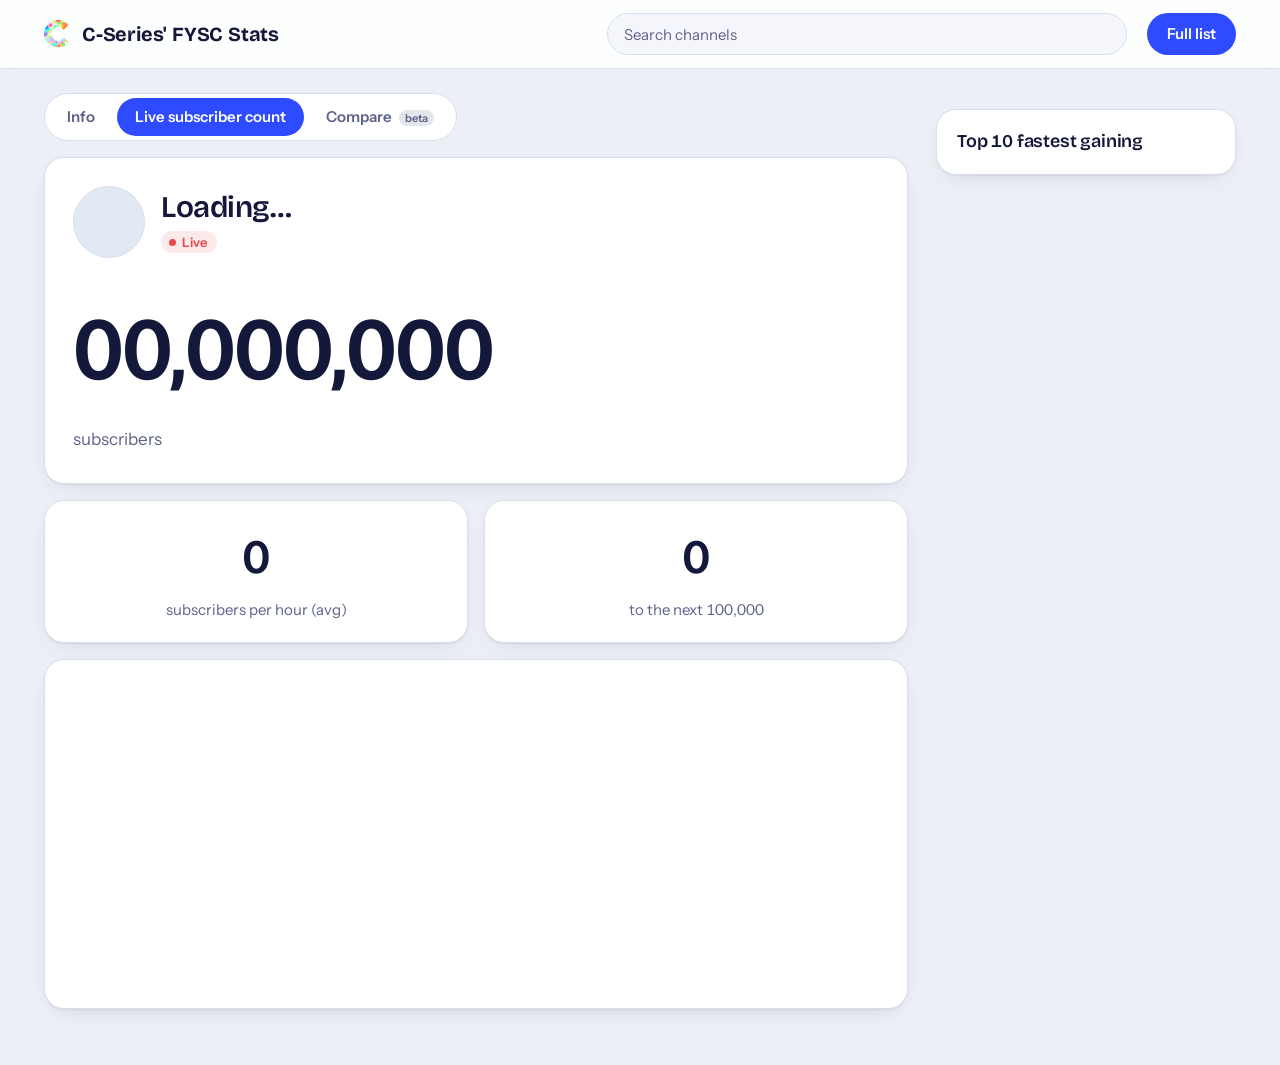
<file: index.html>
<!DOCTYPE html>
<html lang="en">
<head>
    <meta charset="UTF-8">
    <meta name="viewport" content="width=device-width, initial-scale=1.0">
    <meta name="color-scheme" content="light dark">
    <title>C-Series RFYSC</title>
    <link rel="preconnect" href="https://fonts.googleapis.com">
    <link rel="preconnect" href="https://fonts.gstatic.com" crossorigin>
    <link href="https://fonts.googleapis.com/css2?family=Bricolage+Grotesque:opsz,wght@12..96,400..800&family=Instrument+Sans:wght@400..700&display=swap" rel="stylesheet">

    <link rel="stylesheet" href="./odometer.css">
    <link rel="stylesheet" href="./style.css">

    <link rel="icon" type="image/png" href="./favicon.png">
</head>
<body>
    <header class="top">
        <div class="top-inner">
            <a class="brand" href="./">
                <img src="./favicon.png" alt="" width="28" height="28">
                <span>C-Series' FYSC Stats</span>
            </a>
            <div class="search-wrap">
                <input class="search-bar" type="search" placeholder="Search channels" aria-label="Search channels" autocomplete="off">
                <div class="search-results" style="display: none;"></div>
            </div>
            <button class="ui-btn button_fullList" type="button">Full list</button>
        </div>
    </header>

    <div class="layout">
        <main class="main">
            <nav class="tab-top" role="tablist" aria-label="Views">
                <button class="info tab" type="button" role="tab" aria-selected="false">Info</button>
                <button class="livecount tab selected" type="button" role="tab" aria-selected="true"><span class="long">Live subscriber count</span><span class="short">Live count</span></button>
                <button class="compare tab" type="button" role="tab" aria-selected="false">Compare <span class="beta">beta</span></button>
            </nav>

            <div class="subcount">
                <section class="card hero">
                    <div class="hero-id">
                        <img src="[data-uri]" class="alt-pfp" alt="">
                        <div class="hero-name">
                            <span class="channelName">Loading…</span>
                            <span class="live-pill"><i aria-hidden="true"></i>Live</span>
                        </div>
                    </div>
                    <div class="hero-count">
                        <span id="subscriberCount" class="subscriberCount">00,000,000</span>
                        <span class="tts">subscribers</span>
                    </div>
                </section>

                <div class="grid-divider">
                    <section class="card stat rate-per-min-card">
                        <span class="ratePerMinute">0</span>
                        <span class="tts">subscribers per hour (avg)</span>
                    </section>

                    <section class="card stat goal-card">
                        <span class="goalCount">0</span>
                        <span class="tts">to the next 100,000</span>
                    </section>
                </div>

                <section class="card chart-card">
                    <div id="subChart"></div>
                </section>
            </div>

            <div class="infocontent">
                <section class="card info-card">
                    <h2 class="mtx">Channel description</h2>
                    <p class="mtxDesc">Can't load description</p>
                </section>
            </div>

            <div class="cmpr">
                <div class="grid-divider">
                    <section class="card pick">
                        <label for="search_ch1">Channel 1</label>
                        <input type="text" id="search_ch1" class="compare_search" placeholder="Search a channel" autocomplete="off">
                    </section>

                    <section class="card pick">
                        <label for="search_ch2">Channel 2</label>
                        <input type="text" id="search_ch2" class="compare_search" placeholder="Search a channel" autocomplete="off">
                    </section>
                </div>

                <div class="grid-divider versus-row">
                    <section class="card versus">
                        <img src="[data-uri]" class="compare-pfp cpf1" alt="">
                        <span class="compare_channelName chNm1">Loading…</span>
                        <span class="compare_subscriberCount chNm1">00,000,000</span>
                        <span class="tts">subscribers</span>
                    </section>

                    <section class="card versus">
                        <img src="[data-uri]" class="compare-pfp cpf2" alt="">
                        <span class="compare_channelName chNm2">Loading…</span>
                        <span class="compare_subscriberCount chNm2">00,000,000</span>
                        <span class="tts">subscribers</span>
                    </section>
                </div>

                <div class="grid-divider">
                    <section class="card stat">
                        <span class="compare_ratePerMinute rpm1">0</span>
                        <span class="tts">subscribers per hour (avg)</span>
                    </section>
                    <section class="card stat">
                        <span class="compare_ratePerMinute rpm2">0</span>
                        <span class="tts">subscribers per hour (avg)</span>
                    </section>
                </div>

                <section class="card stat gap-card">
                    <span class="compare_ratePerMinute gap">0</span>
                    <span class="tts">subscriber gap</span>
                </section>
            </div>
        </main>

        <aside class="side-bar" aria-label="Fastest gaining channels">
            <div class="fast-area">
                <h2 class="mtl">Top 10 fastest gaining</h2>
                <div class="fast_ch_inner"></div>
            </div>
        </aside>
    </div>

    <script src="./odometer.js"></script>
    <script src="./jquery.min.js"></script>
    <script src="https://code.highcharts.com/highcharts.js"></script>
    <script src="./index.js"></script>
</body>
</html>
</file>
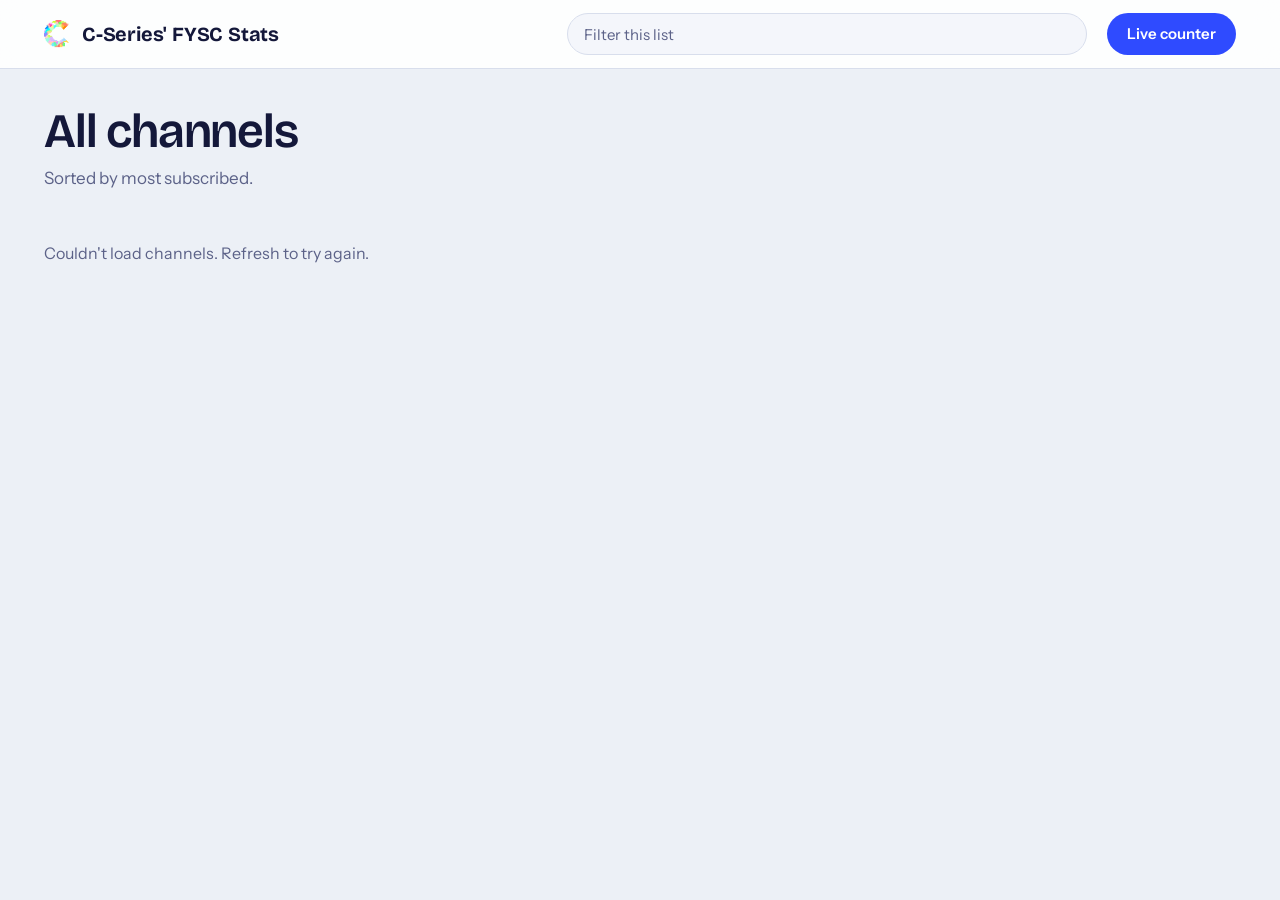
<file: channels/index.html>
<!DOCTYPE html>
<html lang="en">
<head>
    <meta charset="UTF-8">
    <meta name="viewport" content="width=device-width, initial-scale=1.0">
    <meta name="color-scheme" content="light dark">
    <title>Full list · C-Series RFYSC</title>

    <link rel="preconnect" href="https://fonts.googleapis.com">
    <link rel="preconnect" href="https://fonts.gstatic.com" crossorigin>
    <link href="https://fonts.googleapis.com/css2?family=Bricolage+Grotesque:opsz,wght@12..96,400..800&family=Instrument+Sans:wght@400..700&display=swap" rel="stylesheet">
    <link rel="stylesheet" href="../style.css">
    <link rel="stylesheet" href="./list.css">
    <link rel="icon" type="image/png" href="../favicon.png">
</head>
<body>
    <header class="top">
        <div class="top-inner">
            <a class="brand" href="../">
                <img src="../favicon.png" alt="" width="28" height="28">
                <span>C-Series' FYSC Stats</span>
            </a>
            <div class="search-wrap">
                <input class="search-bar list-filter" type="search" placeholder="Filter this list" aria-label="Filter channels" autocomplete="off">
            </div>
            <a class="ui-btn back-link" href="../">Live counter</a>
        </div>
    </header>

    <main class="list-page">
        <div class="list-head">
            <h1>All channels</h1>
            <p>Sorted by most subscribed. <span class="list-count"></span></p>
        </div>

        <div class="list">
            <p class="list-status">Loading channels…</p>
        </div>
    </main>

    <script src="../jquery.min.js"></script>
    <script src="./index.js"></script>
</body>
</html>
</file>
<file: odometer.css>
@keyframes odo-up {
  0% {
    color: inherit;
  } 50% {
    color: rgb(49, 192, 49);
  } 100% {
    color: inherit;
  }
}

@keyframes odo-down {
  0% {
    color: inherit;
  } 50% {
    color: rgb(192, 49, 49);
  } 100% {
    color: inherit;
  }
}

.odometer.odometer-auto-theme, .odometer.odometer-theme-minimal {
    display: inline-block;
    vertical-align: middle;
    *vertical-align: auto;
    *zoom: 1;
    *display: inline;
    position: relative;
  }
  .odometer.odometer-auto-theme .odometer-digit, .odometer.odometer-theme-minimal .odometer-digit {
    display: inline-block;
    vertical-align: middle;
    *vertical-align: auto;
    *zoom: 1;
    *display: inline;
    position: relative;
  }
  .odometer.odometer-auto-theme .odometer-digit .odometer-digit-spacer, .odometer.odometer-theme-minimal .odometer-digit .odometer-digit-spacer {
    display: inline-block;
    vertical-align: middle;
    *vertical-align: auto;
    *zoom: 1;
    *display: inline;
    visibility: hidden;
  }
  .odometer.odometer-auto-theme .odometer-digit .odometer-digit-inner, .odometer.odometer-theme-minimal .odometer-digit .odometer-digit-inner {
    text-align: left;
    display: block;
    position: absolute;
    top: 0;
    left: 0;
    right: 0;
    bottom: 0;
    overflow: hidden;
  }
  .odometer.odometer-auto-theme .odometer-digit .odometer-ribbon, .odometer.odometer-theme-minimal .odometer-digit .odometer-ribbon {
    display: block;
  }
  .odometer.odometer-auto-theme .odometer-digit .odometer-ribbon-inner, .odometer.odometer-theme-minimal .odometer-digit .odometer-ribbon-inner {
    display: block;
    -webkit-backface-visibility: hidden;
  }
  .odometer.odometer-auto-theme .odometer-digit .odometer-value, .odometer.odometer-theme-minimal .odometer-digit .odometer-value {
    display: block;
    -webkit-transform: translateZ(0);
  }
  .odometer.odometer-auto-theme .odometer-digit .odometer-value.odometer-last-value, .odometer.odometer-theme-minimal .odometer-digit .odometer-value.odometer-last-value {
    position: absolute;
  }
  .odometer.odometer-auto-theme.odometer-animating-up .odometer-ribbon-inner, .odometer.odometer-theme-minimal.odometer-animating-up .odometer-ribbon-inner {
    -webkit-transition: -webkit-transform 2s;
    -moz-transition: -moz-transform 2s;
    -ms-transition: -ms-transform 2s;
    -o-transition: -o-transform 2s;
    transition: transform 2s;

    animation: odo-up 1s ease-in-out;
  }
  .odometer.odometer-auto-theme.odometer-animating-up.odometer-animating .odometer-ribbon-inner, .odometer.odometer-theme-minimal.odometer-animating-up.odometer-animating .odometer-ribbon-inner {
    -webkit-transform: translateY(-100%);
    -moz-transform: translateY(-100%);
    -ms-transform: translateY(-100%);
    -o-transform: translateY(-100%);
    transform: translateY(-100%);
  }
  .odometer.odometer-auto-theme.odometer-animating-down .odometer-ribbon-inner, .odometer.odometer-theme-minimal.odometer-animating-down .odometer-ribbon-inner {
    -webkit-transform: translateY(-100%);
    -moz-transform: translateY(-100%);
    -ms-transform: translateY(-100%);
    -o-transform: translateY(-100%);
    transform: translateY(-100%);
  }
  .odometer.odometer-auto-theme.odometer-animating-down.odometer-animating .odometer-ribbon-inner, .odometer.odometer-theme-minimal.odometer-animating-down.odometer-animating .odometer-ribbon-inner {
    -webkit-transition: -webkit-transform 2s;
    -moz-transition: -moz-transform 2s;
    -ms-transition: -ms-transform 2s;
    -o-transition: -o-transform 2s;
    transition: transform 2s;


    animation: odo-down 1s ease-in-out;

    -webkit-transform: translateY(0);
    -moz-transform: translateY(0);
    -ms-transform: translateY(0);
    -o-transform: translateY(0);
    transform: translateY(0);
  }

  #fysc-subs.odometer .odometer-ribbon-inner,
#fysc-subs.odometer.odometer-animating-up .odometer-ribbon-inner,
#fysc-subs.odometer.odometer-animating-down .odometer-ribbon-inner,
#fysc-subs.odometer.odometer-animating-down.odometer-animating .odometer-ribbon-inner {
    -webkit-transition-duration: 3s !important;
    -moz-transition-duration: 3s !important;
    transition-duration: 3s !important;
}
</file>
<file: style.css>
/* ---------- Tokens ---------- */
:root {
    --bg: #ecf0f6;
    --surface: #ffffff;
    --surface-2: #f4f6fb;
    --cell: #e3e8f5;
    --border: #d8deec;
    --text: #14183a;
    --text-muted: #5c6288;
    --accent: #2f4bff;
    --accent-ink: #ffffff;
    --live: #e5484d;
    --shadow: 0 1px 2px rgba(20, 24, 58, .06), 0 8px 24px -12px rgba(20, 24, 58, .18);

    --font-display: 'Bricolage Grotesque', 'Instrument Sans', system-ui, sans-serif;
    --font-body: 'Instrument Sans', system-ui, -apple-system, 'Segoe UI', Roboto, sans-serif;

    --r-lg: 20px;
    --r-md: 12px;
    --r-sm: 8px;
}

@media (prefers-color-scheme: dark) {
    :root {
        --bg: #0e1124;
        --surface: #171b38;
        --surface-2: #1d2245;
        --cell: #252b57;
        --border: #2a3060;
        --text: #eceeff;
        --text-muted: #9aa1d0;
        --accent: #8896ff;
        --accent-ink: #0e1124;
        --live: #ff6b70;
        --shadow: 0 1px 2px rgba(0, 0, 0, .3), 0 8px 24px -12px rgba(0, 0, 0, .5);
    }
}

/* ---------- Base ---------- */
* { padding: 0; margin: 0; box-sizing: border-box; }

html { color-scheme: light dark; }

body {
    min-height: 100vh;
    font-family: var(--font-body);
    font-size: 16px;
    line-height: 1.45;
    font-variant-numeric: tabular-nums;
    background-color: var(--bg);
    color: var(--text);
    -webkit-font-smoothing: antialiased;
}

h1, h2 { font-family: var(--font-display); font-weight: 600; }

a { color: inherit; }

button, input { font: inherit; color: inherit; }

:focus-visible {
    outline: 2px solid var(--accent);
    outline-offset: 2px;
}

/* ---------- Header ---------- */
.top {
    position: sticky;
    top: 0;
    z-index: 20;
    background-color: color-mix(in srgb, var(--surface) 88%, transparent);
    backdrop-filter: blur(12px);
    -webkit-backdrop-filter: blur(12px);
    border-bottom: 1px solid var(--border);
}

.top-inner {
    display: flex;
    align-items: center;
    gap: 20px;
    max-width: 1240px;
    height: 68px;
    margin: 0 auto;
    padding: 0 24px;
}

.brand {
    display: flex;
    align-items: center;
    gap: 10px;
    flex-shrink: 0;
    font-family: var(--font-display);
    font-size: 20px;
    font-weight: 700;
    letter-spacing: -0.01em;
    text-decoration: none;
    color: var(--text);
}

.brand img { border-radius: 8px; }

.search-wrap {
    position: relative;
    flex: 1;
    max-width: 520px;
    margin-left: auto;
    min-width: 0;
}

.search-bar {
    display: block;
    width: 100%;
    height: 42px;
    padding: 0 16px;
    border: 1px solid var(--border);
    border-radius: 999px;
    background-color: var(--surface-2);
    font-size: 15px;
    outline: none;
    transition: border-color .15s, box-shadow .15s, background-color .15s;
}

.search-bar::placeholder { color: var(--text-muted); }

.search-bar:focus {
    background-color: var(--surface);
    border-color: var(--accent);
    box-shadow: 0 0 0 3px color-mix(in srgb, var(--accent) 22%, transparent);
}

/* Buttons */
.ui-btn {
    flex-shrink: 0;
    height: 42px;
    padding: 0 20px;
    border: none;
    border-radius: 999px;
    background-color: var(--accent);
    color: var(--accent-ink);
    font-weight: 600;
    font-size: 15px;
    cursor: pointer;
    transition: filter .15s, transform .15s;
}

.ui-btn:hover { filter: brightness(1.1); }
.ui-btn:active { transform: translateY(1px); }

/* ---------- Search results (header + compare) ---------- */
.search-results {
    position: absolute;
    top: calc(100% + 8px);
    left: 0;
    right: 0;
    z-index: 30;
    background-color: var(--surface);
    border: 1px solid var(--border);
    border-radius: var(--r-md);
    box-shadow: var(--shadow);
    padding: 6px;
    overflow: hidden;
}

.result {
    display: flex;
    align-items: center;
    gap: 12px;
    padding: 8px 10px;
    border-radius: var(--r-sm);
    cursor: pointer;
}

.result.active { background-color: var(--surface-2); }

.result img {
    width: 34px;
    height: 34px;
    object-fit: cover;
    border-radius: 50%;
    flex-shrink: 0;
    background: var(--cell);
}

.result-name {
    flex: 1;
    min-width: 0;
    overflow: hidden;
    text-overflow: ellipsis;
    white-space: nowrap;
    font-size: 15px;
    font-weight: 600;
}

.result-subs {
    font-size: 14px;
    color: var(--text-muted);
}

.result-empty {
    padding: 12px 10px;
    font-size: 14px;
    color: var(--text-muted);
}

/* ---------- Layout ---------- */
.layout {
    display: grid;
    grid-template-columns: minmax(0, 1fr) 300px;
    gap: 28px;
    align-items: start;
    max-width: 1240px;
    margin: 0 auto;
    padding: 24px 24px 56px;
}

.main { min-width: 0; }

/* ---------- Tabs ---------- */
.tab-top {
    display: flex;
    width: fit-content;
    gap: 4px;
    padding: 4px;
    background-color: var(--surface);
    border: 1px solid var(--border);
    border-radius: 999px;
    max-width: 100%;
    overflow-x: auto;
}

.tab {
    flex-shrink: 0;
    padding: 8px 18px;
    border: none;
    border-radius: 999px;
    background: transparent;
    color: var(--text-muted);
    font-size: 15px;
    font-weight: 600;
    cursor: pointer;
    transition: background-color .15s, color .15s;
}

.tab:hover { color: var(--text); }

.tab.selected {
    background-color: var(--accent);
    color: var(--accent-ink);
}

.tab .short { display: none; }

.beta {
    margin-left: 4px;
    padding: 1px 6px;
    border-radius: 999px;
    background-color: color-mix(in srgb, currentColor 16%, transparent);
    font-size: 11px;
    font-weight: 600;
}

/* Views: only the selected one shows */
.infocontent, .cmpr { display: none; }

/* ---------- Cards ---------- */
.card {
    margin-top: 16px;
    padding: 24px;
    background-color: var(--surface);
    border: 1px solid var(--border);
    border-radius: var(--r-lg);
    box-shadow: var(--shadow);
    min-width: 0;
}

.grid-divider {
    display: grid;
    grid-template-columns: repeat(2, minmax(0, 1fr));
    gap: 16px;
}

.tts {
    display: block;
    margin-top: 6px;
    font-size: 15px;
    color: var(--text-muted);
}

/* ---------- Hero ---------- */
.hero { padding: 28px 28px 32px; }

.hero-id {
    display: flex;
    align-items: center;
    gap: 16px;
}

.alt-pfp {
    width: 72px;
    height: 72px;
    flex-shrink: 0;
    object-fit: cover;
    border-radius: 50%;
    background-color: var(--cell);
    border: 1px solid var(--border);
    transition: border-radius .5s;
}

.alt-pfp:hover { border-radius: 22%; }

.hero-name {
    display: flex;
    flex-direction: column;
    align-items: flex-start;
    gap: 6px;
    min-width: 0;
}

.channelName {
    display: block;
    max-width: 100%;
    overflow: hidden;
    text-overflow: ellipsis;
    white-space: nowrap;
    font-family: var(--font-display);
    font-size: clamp(22px, 3.4vw, 30px);
    font-weight: 600;
    letter-spacing: -0.015em;
    line-height: 1.15;
}

.live-pill {
    display: inline-flex;
    align-items: center;
    gap: 6px;
    padding: 2px 10px 2px 8px;
    border-radius: 999px;
    background-color: color-mix(in srgb, var(--live) 12%, transparent);
    color: var(--live);
    font-size: 13px;
    font-weight: 600;
}

.live-pill i {
    width: 7px;
    height: 7px;
    border-radius: 50%;
    background-color: currentColor;
    animation: pulse 2s ease-in-out infinite;
}

@keyframes pulse {
    0%, 100% { opacity: 1; }
    50% { opacity: .3; }
}

.hero-count {
    margin-top: 28px;
    container-type: inline-size;
}

/* ---------- Odometer styling (odometer.js / odometer.css are untouched) ---------- */
.odometer {
    line-height: 1.04em;
}

.subscriberCount {
    display: inline-block;
    font-family: var(--font-display);
    font-size: clamp(2.25rem, 11vw, 6rem);   /* fallback */
    font-size: clamp(2.25rem, 11cqi, 6rem);
    font-weight: 600;
    letter-spacing: -0.02em;
    font-variant-numeric: tabular-nums;
    white-space: nowrap;
    color: var(--text);
}

.odometer-inside { white-space: nowrap; }

/* Each digit sits in its own wheel; numbers fade at the top and bottom edge as they roll */
.hero-count .odometer-digit,
.versus .odometer-digit {
    margin: 0 .02em;
    padding: 0 .05em;
    border-radius: .14em;
    background-color: var(--cell);
}

.hero-count .odometer-digit-inner,
.versus .odometer-digit-inner {
    text-align: center;
    -webkit-mask-image: linear-gradient(to bottom, transparent 0%, #000 14%, #000 86%, transparent 100%);
            mask-image: linear-gradient(to bottom, transparent 0%, #000 14%, #000 86%, transparent 100%);
}

.hero-count .odometer-formatting-mark,
.versus .odometer-formatting-mark {
    color: var(--text-muted);
    padding: 0 .02em;
}

.stat .odometer-digit-inner,
.compare_subscriberCount .odometer-digit-inner { text-align: center; }

.hero-count .tts { margin-top: 12px; font-size: 17px; }

/* ---------- Stat cards ---------- */
.stat { padding: 22px 24px; }

.ratePerMinute, .goalCount {
    display: inline-block;
    font-family: var(--font-display);
    font-size: clamp(2rem, 5vw, 3rem);
    font-weight: 600;
    letter-spacing: -0.02em;
}

/* ---------- Chart ---------- */
.chart-card { padding: 20px 16px 8px; }

#subChart {
    width: 100%;
    height: 320px;
}

/* ---------- Info ---------- */
.info-card { padding: 28px; }

.mtx {
    font-size: 22px;
    letter-spacing: -0.01em;
    margin-bottom: 12px;
}

.mtxDesc {
    max-width: 68ch;
    color: var(--text-muted);
    font-size: 17px;
    line-height: 1.6;
    white-space: pre-line;
    overflow-wrap: anywhere;
}

/* ---------- Compare ---------- */
.pick label {
    display: block;
    margin-bottom: 8px;
    font-size: 14px;
    font-weight: 600;
    color: var(--text-muted);
}

.compare_search {
    display: block;
    width: 100%;
    height: 44px;
    padding: 0 14px;
    border: 1px solid var(--border);
    border-radius: var(--r-md);
    background-color: var(--surface-2);
    outline: none;
    transition: border-color .15s, box-shadow .15s;
}

.compare_search:focus {
    border-color: var(--accent);
    box-shadow: 0 0 0 3px color-mix(in srgb, var(--accent) 22%, transparent);
}

.versus {
    text-align: center;
    container-type: inline-size;
}

.compare-pfp {
    width: 96px;
    height: 96px;
    object-fit: cover;
    border-radius: 50%;
    background-color: var(--cell);
    border: 1px solid var(--border);
    transition: border-radius .5s;
}

.compare-pfp:hover { border-radius: 22%; }

.compare_channelName {
    display: block;
    margin-top: 14px;
    overflow: hidden;
    text-overflow: ellipsis;
    white-space: nowrap;
    font-family: var(--font-display);
    font-size: clamp(20px, 2.6vw, 28px);
    font-weight: 600;
    letter-spacing: -0.015em;
}

.compare_subscriberCount {
    display: inline-block;
    margin-top: 10px;
    font-family: var(--font-display);
    font-size: clamp(1.1rem, 9.5cqi, 3.4rem);
    font-weight: 600;
    letter-spacing: -0.02em;
    white-space: nowrap;
}

.compare_ratePerMinute, .gap {
    display: inline-block;
    font-family: var(--font-display);
    font-size: clamp(1.8rem, 4vw, 2.5rem);
    font-weight: 600;
    letter-spacing: -0.02em;
}

.stat { text-align: center; }

.gap-card {
    max-width: 420px;
    margin-left: auto;
    margin-right: auto;
}

.cmp-wrap { position: relative; width: 100%; }
.cmp-wrap .search-results { top: calc(100% + 6px); }

/* ---------- Fastest gaining rail ---------- */
.side-bar {
    position: sticky;
    top: 92px;
    margin-top: 16px;
    background-color: var(--surface);
    border: 1px solid var(--border);
    border-radius: var(--r-lg);
    box-shadow: var(--shadow);
    overflow: hidden;
}

.mtl {
    padding: 18px 20px 12px;
    font-size: 18px;
    letter-spacing: -0.01em;
}

.fast_ch_inner { padding: 0 8px 8px; counter-reset: rank; }

.fast_channel {
    display: flex;
    align-items: center;
    gap: 12px;
    width: 100%;
    padding: 8px 12px 8px 10px;
    border: none;
    border-radius: var(--r-md);
    background: transparent;
    text-align: left;
    cursor: pointer;
    transition: background-color .15s;
    counter-increment: rank;
}

.fast_channel::before {
    content: counter(rank);
    width: 18px;
    flex-shrink: 0;
    text-align: right;
    font-size: 13px;
    font-weight: 600;
    color: var(--text-muted);
}

.fast_channel:hover { background-color: var(--surface-2); }

.fast_channel.active {
    background-color: color-mix(in srgb, var(--accent) 14%, transparent);
}

.fast_pfp {
    width: 38px;
    height: 38px;
    flex-shrink: 0;
    object-fit: cover;
    border-radius: 50%;
    background-color: var(--cell);
}

.channel_name {
    flex: 1;
    min-width: 0;
    overflow: hidden;
    text-overflow: ellipsis;
    white-space: nowrap;
    font-size: 15px;
    font-weight: 600;
}

/* ---------- Responsive ---------- */
@media (max-width: 960px) {
    .layout {
        grid-template-columns: minmax(0, 1fr);
        gap: 0;
    }

    .side-bar { position: static; order: 2; }

    .fast_ch_inner {
        display: grid;
        grid-template-columns: repeat(2, minmax(0, 1fr));
    }
}

@media (max-width: 640px) {
    .top-inner { gap: 10px; padding: 0 14px; height: 60px; }
    .brand span { display: none; }
    .search-wrap { margin-left: 0; }
    .ui-btn { padding: 0 14px; }

    .layout { padding: 14px 14px 40px; }
    .card, .hero, .info-card { padding: 18px; }
    .stat { padding: 16px; }
    .alt-pfp { width: 56px; height: 56px; }
    .hero-count { margin-top: 22px; }
    #subChart { height: 240px; }

    .grid-divider { gap: 10px; }
    .tab-top { width: 100%; }
    .tab { flex: 1; padding: 8px 8px; font-size: 14px; }
    .tab .long { display: none; }
    .tab .short { display: inline; }
    .beta { display: none; }

    .top-inner { position: relative; }
    .search-wrap { position: static; }
    .search-results { left: 14px; right: 14px; top: calc(100% - 8px); }

    .versus-row { grid-template-columns: minmax(0, 1fr); }
    .compare-pfp { width: 64px; height: 64px; }
    .fast_ch_inner { grid-template-columns: minmax(0, 1fr); }
}

@media (prefers-reduced-motion: reduce) {
    .live-pill i { animation: none; }
    .alt-pfp, .compare-pfp, .tab, .fast_channel, .ui-btn { transition: none; }
}
</file>
<file: channels/list.css>
/* Full list page. Shares tokens and header with ../style.css */

.back-link {
    display: inline-flex;
    align-items: center;
    text-decoration: none;
}

.list-page {
    max-width: 1240px;
    margin: 0 auto;
    padding: 36px 24px 64px;
}

.list-head h1 {
    font-size: clamp(32px, 5vw, 48px);
    letter-spacing: -0.025em;
    line-height: 1.1;
}

.list-head p {
    margin-top: 8px;
    font-size: 17px;
    color: var(--text-muted);
}

.list {
    display: grid;
    grid-template-columns: repeat(auto-fill, minmax(340px, 1fr));
    gap: 12px;
    margin-top: 28px;
}

.list-status {
    grid-column: 1 / -1;
    padding: 24px 0;
    color: var(--text-muted);
}

.list .card {
    display: flex;
    align-items: center;
    gap: 14px;
    margin: 0;
    padding: 12px 16px 12px 12px;
    border-radius: var(--r-md);
    box-shadow: none;
}

.rank {
    width: 34px;
    flex-shrink: 0;
    text-align: right;
    font-size: 14px;
    font-weight: 600;
    color: var(--text-muted);
}

.card-img {
    width: 56px;
    height: 56px;
    flex-shrink: 0;
    object-fit: cover;
    border-radius: 50%;
    background-color: var(--cell);
}

.card-text { min-width: 0; }

.name {
    display: block;
    overflow: hidden;
    text-overflow: ellipsis;
    white-space: nowrap;
    font-size: 16px;
    font-weight: 600;
}

.subscribers {
    display: block;
    font-family: var(--font-display);
    font-size: 24px;
    font-weight: 600;
    letter-spacing: -0.015em;
}

@media (max-width: 640px) {
    .list-page { padding: 24px 14px 48px; }
    .list { grid-template-columns: minmax(0, 1fr); }
}
</file>
